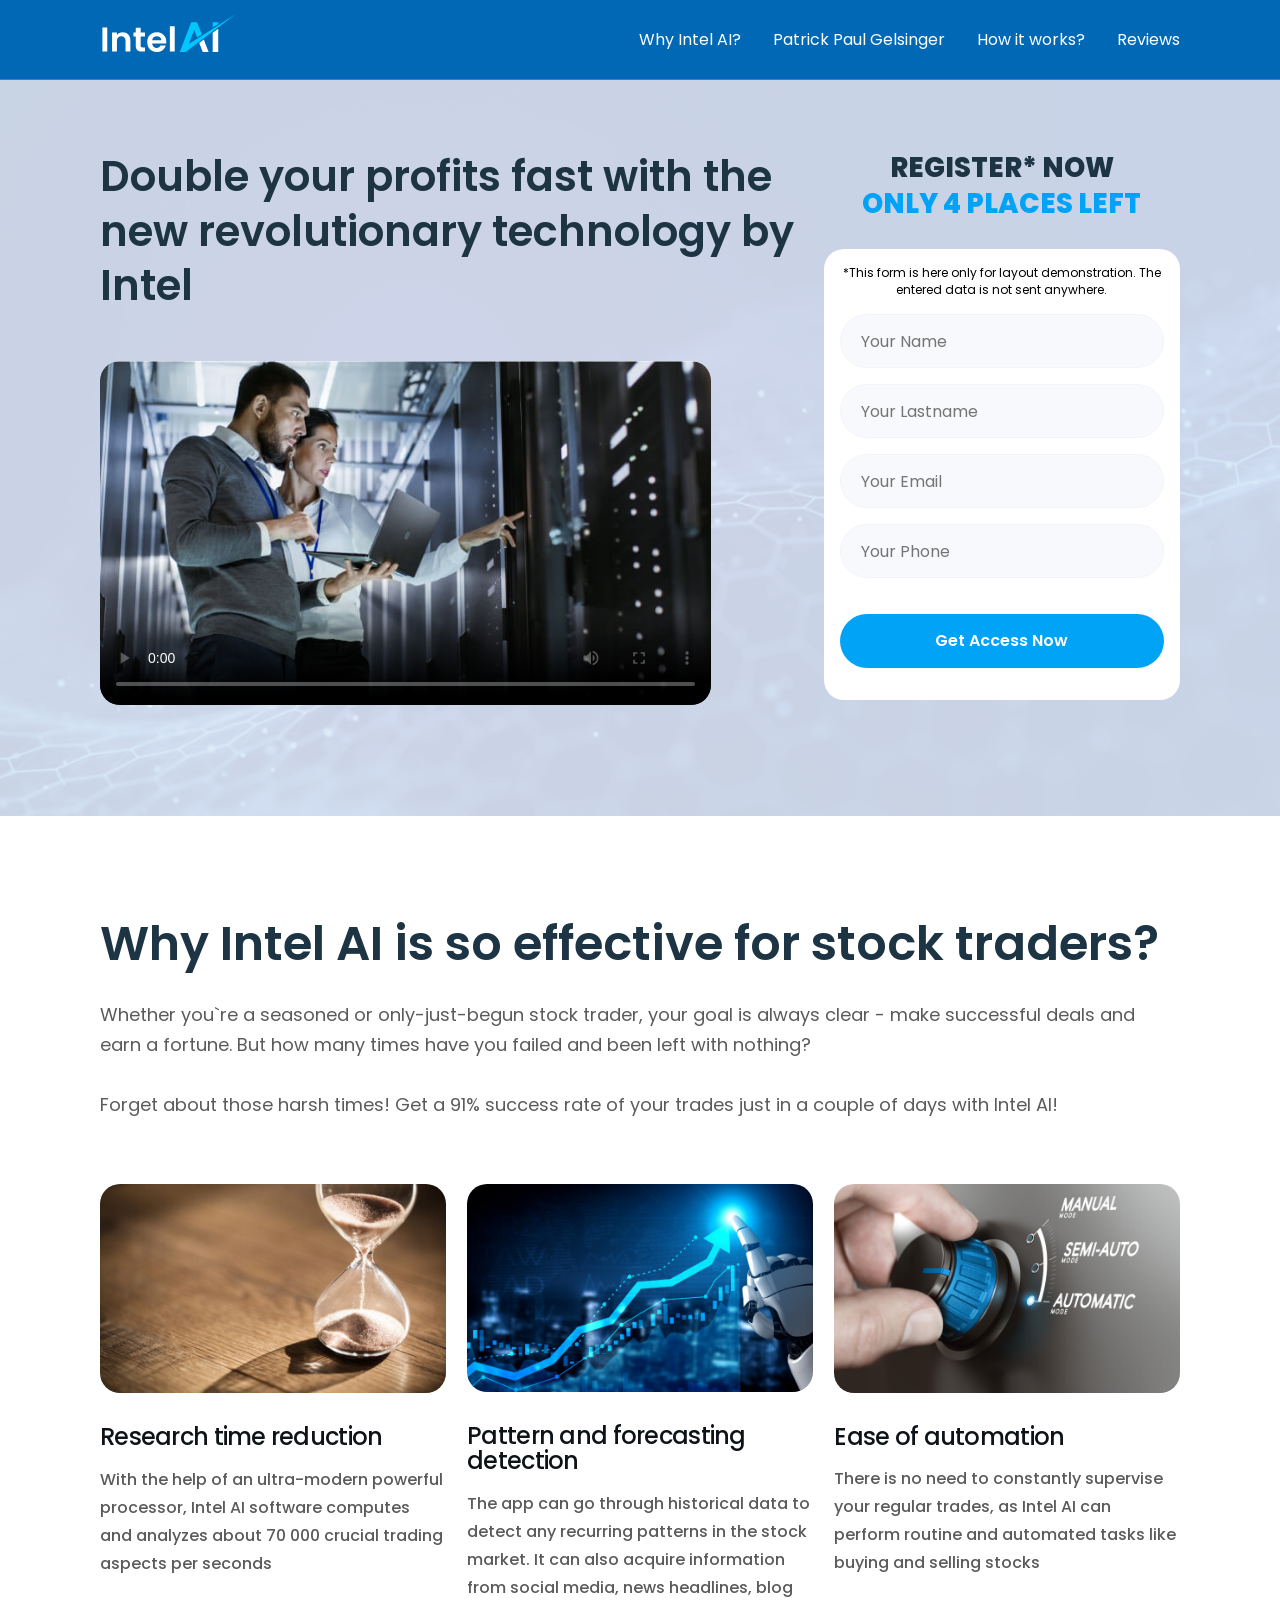
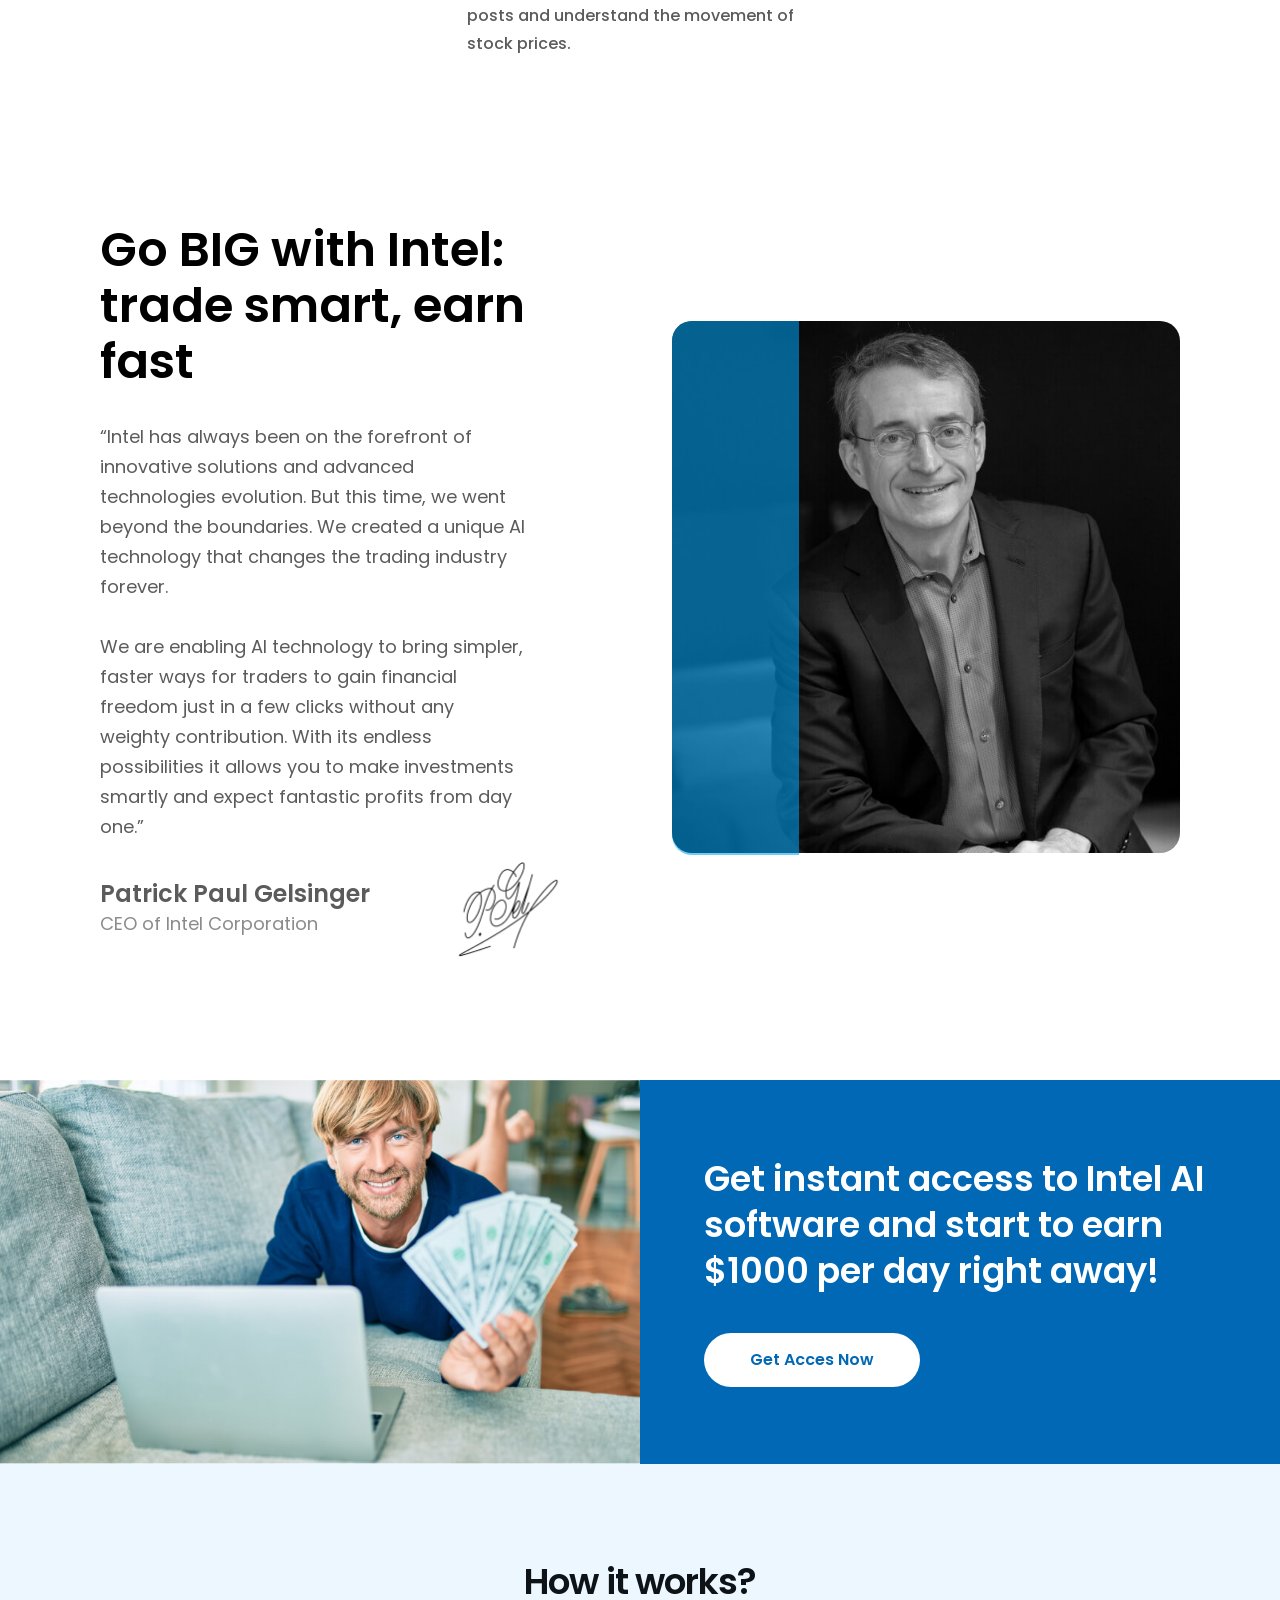
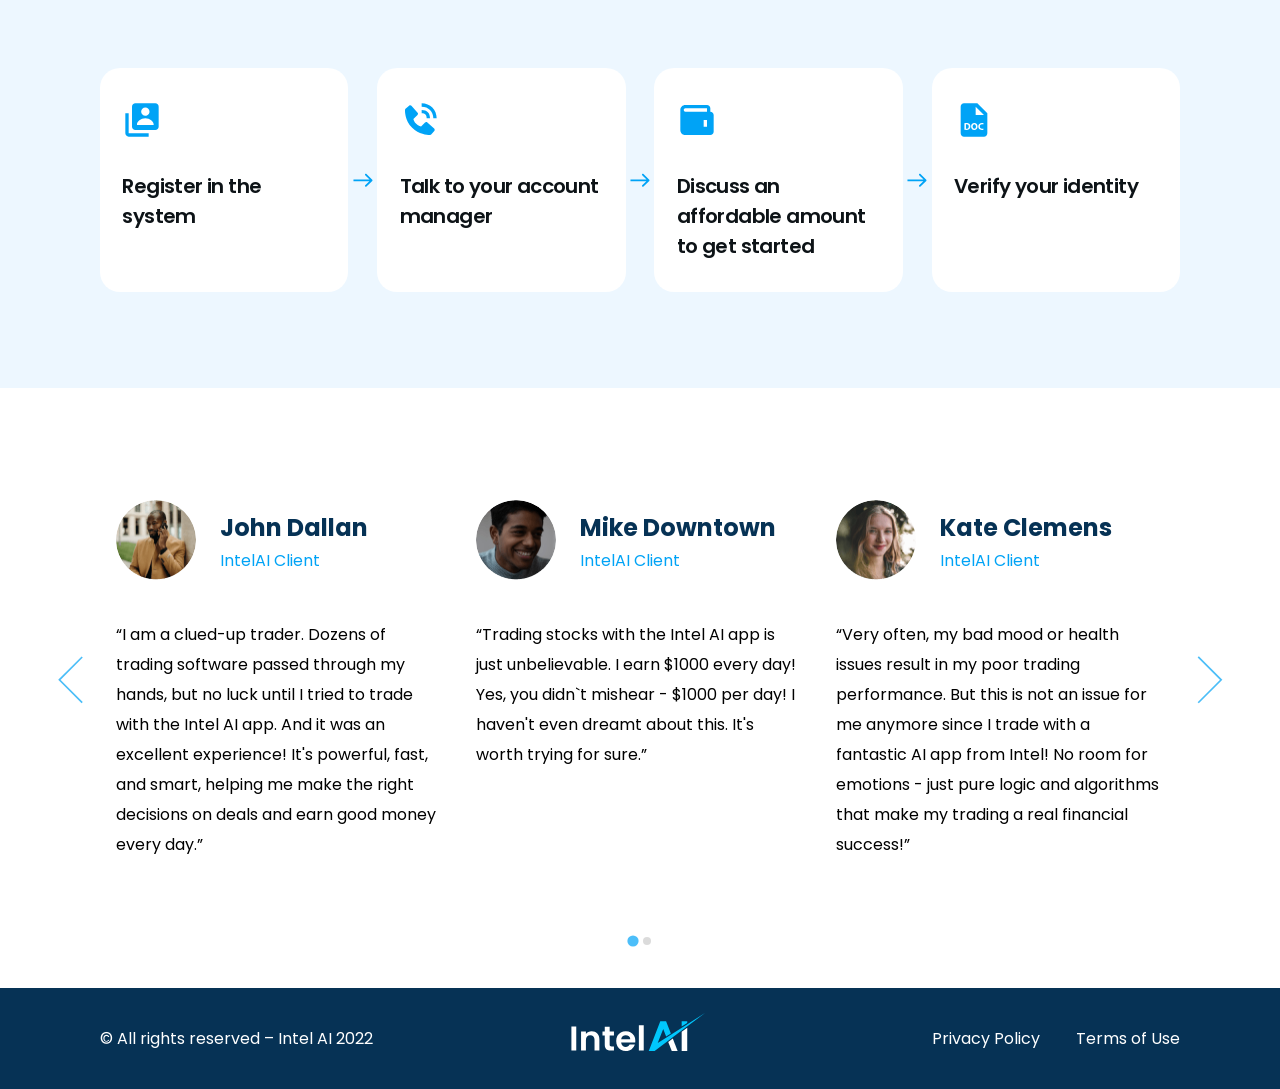
<file: index.html>
<!DOCTYPE html>
<html lang="en">
<head>
    <meta charset="UTF-8">
    <meta http-equiv="X-UA-Compatible" content="IE=edge">
    <meta name="viewport" content="width=device-width, initial-scale=1, viewport-fit=cover" />
    <title>IntelAI</title>
    <link rel="apple-touch-icon" sizes="180x180" href="assets/img/favicon/apple-touch-icon.png">
    <link rel="icon" type="image/png" sizes="32x32" href="assets/img/favicon/favicon-32x32.png">
    <link rel="icon" type="image/png" sizes="16x16" href="assets/img/favicon/favicon-16x16.png">
    <link rel="manifest" href="assets/img/favicon/site.webmanifest">
    <link rel="mask-icon" href="assets/img/favicon/safari-pinned-tab.svg" color="#5bbad5">
    <meta name="msapplication-TileColor" content="#da532c">
    <meta name="theme-color" content="#ffffff">
    <link rel="stylesheet" href="assets/css/main.css">
    <link rel="stylesheet" href="assets/css/splide.min.css">
</head>
<body>
    <div class="main-wrapper">
        <nav class="navigation mobile">
            <img src="assets/img/close.png" alt="close" class="menu-close-img">
            <ul class="navigation__list mobile flex column">
                <li class="navigation__list-item mobile" onclick="scrollToTop(),menuClosing()">
                    <img src="assets/img/logo.svg" alt="logo" class="logo-img"> 
                </li>
                <li class="navigation__list-item mobile" onclick="scrollToAbout(),menuClosing()">
                    <a href="javascript:void(0)">Why Intel AI?</a> 
                </li>
                <li class="navigation__list-item mobile" onclick="scrollToChief(),menuClosing()">
                    <a href="javascript:void(0)">Patrick Paul Gelsinger</a> 
                </li>
                <li class="navigation__list-item mobile" onclick="scrollToSteps(),menuClosing()">
                    <a href="javascript:void(0)">How it works?</a> 
                </li>
                <li class="navigation__list-item mobile" onclick="scrollToReviews(),menuClosing()">
                    <a href="javascript:void(0)">Reviews</a> 
                </li>
            </ul>
        </nav>
        <header class="header">
            <div class="container flex justify-between">
                <img src="assets/img/logo.svg" alt="logo" class="logo-img">
                <nav class="navigation">
                    <ul class="navigation__list flex">
                        <li class="navigation__list-item" onclick="scrollToAbout()">
                            <a href="javascript:void(0)">Why Intel AI?</a> 
                        </li>
                        <li class="navigation__list-item" onclick="scrollToChief()">
                            <a href="javascript:void(0)">Patrick Paul Gelsinger</a> 
                        </li>
                        <li class="navigation__list-item" onclick="scrollToSteps()">
                            <a href="javascript:void(0)">How it works?</a> 
                        </li>
                        <li class="navigation__list-item" onclick="scrollToReviews()">
                            <a href="javascript:void(0)">Reviews</a> 
                        </li>
                    </ul>
                </nav>
                <img src="assets/img/hamburger.png" alt="menu" class="menu-open-img">
            </div>
        </header>
        <section class="section-hero">
            <div class="container">
                <div class="hero-content flex justify-between align-start">
                    <div class="hero-content__video-wrapper">
                        <h1 class="main-heading">
                            Double your profits fast with the new revolutionary technology by Intel 
                        </h1>
                        <div class="video-wrapper video">
                            <video width="100%" controls controlsList="nodownload" poster="assets/video/poster.jpg"></video>
                            <div class="play-btn"></div>
                        </div>
                    </div>
                    <div class="hero-content__form-wrapper form">
                        <h3 class="form-heading">
                            Register* now <br>
                            <span class="text-blue">Only <span id="randomInteger"></span> places left</span>
                        </h3>
                        <form action="thankyou.html" class="form" onsubmit="event.preventDefault(); formSubmission()">
                            <p class="form-disclaimer">
                                *This form is here only for layout demonstration. The entered data is not sent anywhere.
                            </p>
                            <div class="input-wrap">
                                <input type="text" class="form-input name" placeholder="Your Name">
                            </div>
                            <div class="input-wrap">
                                <input type="text" class="form-input lastname" placeholder="Your Lastname">
                            </div>
                            <div class="input-wrap">
                                <input type="text" class="form-input email" placeholder="Your Email">
                            </div>
                            <div class="input-wrap">
                                <input type="text" class="form-input phone" placeholder="Your Phone">
                            </div>
                            <div class="required-fields">
                                Please fill in all the fields
                            </div>
                            <div class="input-wrap">
                                <button class="btn alert-btn">Get Access Now</button>
                            </div>
                        </form>
                    </div>
                </div>
            </div>
        </section>
        <section class="section-about">
            <div class="container">
                <h2 class="section__heading animated">
                    Why Intel AI is so effective for stock traders?
                </h2>
                <p class="section__text animated">
                    Whether you`re a seasoned or only-just-begun stock trader, your goal is always clear - make successful deals and earn a fortune. But how many times have you failed and been left with nothing?
                    <br><br>
                    Forget about those harsh times! Get a 91% success rate of your trades just in a couple of days with Intel AI!
                </p>
                <div class="about-cards-wrapper flex justify-between align-start">
                    <div class="about-card animated">
                        <img src="assets/img/about-01.jpg" alt="about" class="about-card-img">
                        <div class="about-card__content">
                            <h4 class="card-heading">Research time reduction</h4>
                            <p class="card-text">
                                With the help of an ultra-modern powerful processor, Intel AI software computes and analyzes about 70 000 crucial trading aspects per seconds 
                            </p>
                        </div>
                    </div>
                    <div class="about-card animated">
                        <img src="assets/img/about-02.jpg" alt="about" class="about-card-img">
                        <div class="about-card__content">
                            <h4 class="card-heading">Pattern and forecasting detection</h4>
                            <p class="card-text">
                                The app can go through historical data to detect any recurring patterns in the stock market. It can also acquire information from social media, news headlines, blog posts and understand the movement of stock prices. 
                            </p>
                        </div>
                    </div>
                    <div class="about-card animated">
                        <img src="assets/img/about-03.jpg" alt="about" class="about-card-img">
                        <div class="about-card__content">
                            <h4 class="card-heading">Ease of automation</h4>
                            <p class="card-text">
                                There is no need to constantly supervise your regular trades, as Intel AI can perform routine and automated tasks like buying and selling stocks 
                            </p>
                        </div>
                    </div>
                </div>
            </div>
        </section>
        <section class="section-chief">
            <div class="container flex justify-between">
                <div class="section-chief__content">
                    <h2 class="section__heading animated">
                        Go BIG with Intel: trade smart, earn fast 
                    </h2>
                    <p class="section__text animated">
                        “Intel has always been on the forefront of innovative solutions and advanced technologies evolution. But this time, we went beyond the boundaries. We created a unique AI technology that changes the trading industry forever. 
                        <br><br>
                        We are enabling AI technology to bring simpler, faster ways for traders to gain financial freedom just in a few clicks without any weighty contribution. With its endless possibilities it allows you to make investments smartly and expect fantastic profits from day one.”
                    </p>
                    <div class="chief-signature-wrapper flex justify-between">
                        <div class="animated">
                            <h4 class="chief-name">Patrick Paul Gelsinger</h4>
                            <p class="chief-position section__text">
                                CEO of Intel Corporation
                            </p>
                        </div>
                        <img src="assets/img/signature.png" alt="signature" class="chief-signature-img animated">
                    </div>
                </div>
                <div class="section-chief-img-wrapper animated">
                    <img src="assets/img/chief.jpg" alt="chief" class="chief-img">
                    <div class="blinking-lay animated"></div>
                </div>
            </div>
        </section>
        <section class="section-join flex justify-between">
            <div class="section-join__part picture animated"></div>
            <div class="section-join__part flex column justify-center align-start">
                <h2 class="section__heading animated">
                    Get instant access to Intel AI software and start to earn $1000 per day right away!
                </h2>
                <button class="btn" onclick="scrollToForm()">Get acces now</button>
            </div>
        </section>
        <section class="section-steps">
            <div class="container">
                <h2 class="section__heading animated">
                    How it works?
                </h2>
                <div class="steps-cards-wrapper flex justify-between">
                    <div class="steps-card animated">
                        <img src="assets/img/step-01.svg" alt="step" class="steps-card__img">
                        <h4 class="card-heading">Register in the system</h4>
                    </div>
                    <img src="assets/img/arrow-blue.svg" alt="arrow" class="steps__arrow-img">
                    <div class="steps-card animated">
                        <img src="assets/img/step-02.svg" alt="step" class="steps-card__img">
                        <h4 class="card-heading">Talk to your account manager</h4>
                    </div>
                    <img src="assets/img/arrow-blue.svg" alt="arrow" class="steps__arrow-img">
                    <div class="steps-card animated">
                        <img src="assets/img/step-03.svg" alt="step" class="steps-card__img">
                        <h4 class="card-heading">Discuss an affordable amount to get started</h4>
                    </div>
                    <img src="assets/img/arrow-blue.svg" alt="arrow" class="steps__arrow-img">
                    <div class="steps-card animated">
                        <img src="assets/img/step-04.svg" alt="step" class="steps-card__img">
                        <h4 class="card-heading">Verify your identity</h4>
                    </div>
                </div>
            </div>
        </section>
        <section class="section-testimonials">
            <div class="container">
                <div class="testimonials-wrapper splide animated">
                    <div class="splide__track">
                        <ul class="splide__list">
                            <li class="splide__slide testimonial-card">
                                <div class="testimonial-card__header flex">
                                    <img src="assets/img/user-01.png" alt="user" class="testimonial-card__img">
                                    <div class="testimonial-card__user-data">
                                        <h4 class="user-name">John Dallan</h4>
                                        <p class="user-position text-blue">IntelAI Client</p>
                                    </div>
                                </div>
                                <p class="testimonial-card__text">
                                    “I am a clued-up trader. Dozens of trading software passed through my hands, but no luck until I tried to trade with the Intel AI app. And it was an excellent experience! It's powerful, fast, and smart, helping me make the right decisions on deals and earn good money every day.”
                                </p>
                            </li>
                            <li class="splide__slide testimonial-card">
                                <div class="testimonial-card__header flex">
                                    <img src="assets/img/user-02.png" alt="user" class="testimonial-card__img">
                                    <div class="testimonial-card__user-data">
                                        <h4 class="user-name">Mike Downtown</h4>
                                        <p class="user-position text-blue">IntelAI Client</p>
                                    </div>
                                </div>
                                <p class="testimonial-card__text">
                                    “Trading stocks with the Intel AI app is just unbelievable. I earn $1000 every day! Yes, you didn`t mishear - $1000 per day! I haven't even dreamt about this. It's worth trying for sure.”
                                </p>
                            </li>
                            <li class="splide__slide testimonial-card">
                                <div class="testimonial-card__header flex">
                                    <img src="assets/img/user-03.png" alt="user" class="testimonial-card__img">
                                    <div class="testimonial-card__user-data">
                                        <h4 class="user-name">Kate Clemens</h4>
                                        <p class="user-position text-blue">IntelAI Client</p>
                                    </div>
                                </div>
                                <p class="testimonial-card__text">
                                    “Very often, my bad mood or health issues result in my poor trading performance. But this is not an issue for me anymore since I trade with a fantastic AI app from Intel! No room for emotions - just pure logic and algorithms that make my trading a real financial success!”
                                </p>
                            </li>
                            <li class="splide__slide testimonial-card">
                                <div class="testimonial-card__header flex">
                                    <img src="assets/img/user-04.jpg" alt="user" class="testimonial-card__img">
                                    <div class="testimonial-card__user-data">
                                        <h4 class="user-name">Robert Lieberman</h4>
                                        <p class="user-position text-blue">IntelAI Client</p>
                                    </div>
                                </div>
                                <p class="testimonial-card__text">
                                “I am facing thousands of stocks to pick every day, and it's a very daunting task. With Intel AI app help, I can scan thousands of stocks very fast and in real time, make the right decisions, and earn extra money daily!”
                                </p>
                            </li>
                            <li class="splide__slide testimonial-card">
                                <div class="testimonial-card__header flex">
                                    <img src="assets/img/user-05.jpg" alt="user" class="testimonial-card__img">
                                    <div class="testimonial-card__user-data">
                                        <h4 class="user-name">Dave Fisher</h4>
                                        <p class="user-position text-blue">IntelAI Client</p>
                                    </div>
                                </div>
                                <p class="testimonial-card__text">
                                “My friend recommended me an Intel AI software saying that it's the coolest app from any other existing ones at the moment. Right, how many times have I heard this? Many! But I decided to try, and I was completely in shock! It helps me to earn so fast that I managed to buy an expensive car in a very short time.”
                                </p>
                            </li>
                        </ul>
                    </div>
                </div>
            </div>
        </section>
        <footer class="footer">
            <div class="container flex justify-between">
                <p class="footer-copyright animated">
                    © All rights reserved – Intel AI <span id="currentYear">2022</span>
                </p>
                <img src="assets/img/logo.svg" alt="logo" class="logo-img animated" onclick="scrollToTop()">
                <div class="footer-links animated">
                    <a href="javascript:void(0)" data-name="policy" class="alterlink footer-link">Privacy Policy</a>
                    <a href="javascript:void(0)" data-name="terms" class="alterlink footer-link">Terms of Use</a>
                </div>
            </div>
        </footer>
    </div>
    <script src="assets/js/splide.min.js" defer></script>
    <script src="assets/js/main.js" defer></script>
</body>
</html>
</file>
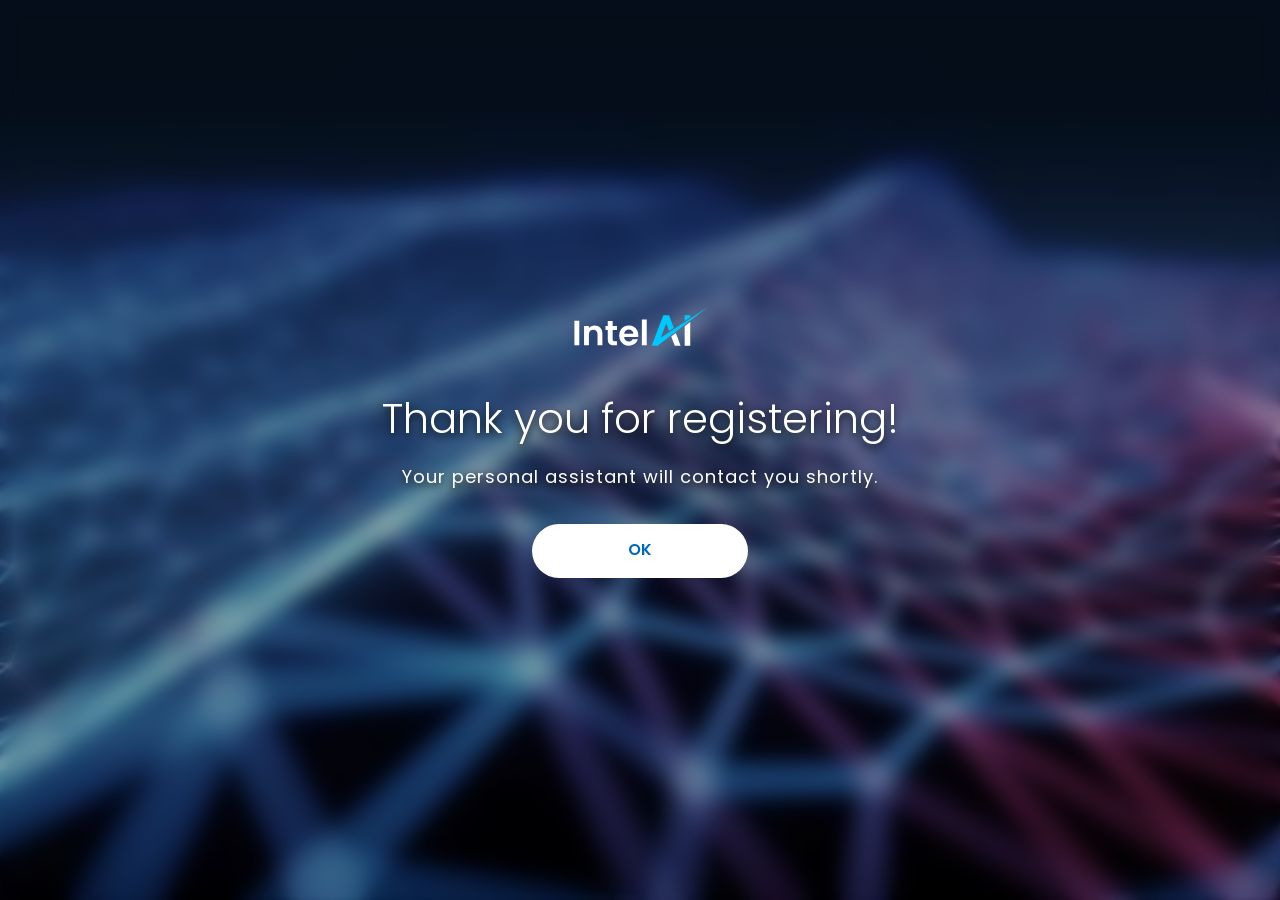
<file: thankyou.html>
<!DOCTYPE html>
<html lang="en">
<head>
    <meta charset="UTF-8">
    <meta http-equiv="X-UA-Compatible" content="IE=edge">
    <meta name="viewport" content="width=device-width, initial-scale=1.0">
    <title>Congratulations!</title>
    <link rel="apple-touch-icon" sizes="180x180" href="assets/img/favicon/apple-touch-icon.png">
    <link rel="icon" type="image/png" sizes="32x32" href="assets/img/favicon/favicon-32x32.png">
    <link rel="icon" type="image/png" sizes="16x16" href="assets/img/favicon/favicon-16x16.png">
    <link rel="manifest" href="assets/img/favicon/site.webmanifest">
    <link rel="mask-icon" href="assets/img/favicon/safari-pinned-tab.svg" color="#5bbad5">
    <meta name="msapplication-TileColor" content="#da532c">
    <meta name="theme-color" content="#ffffff">
    <link rel="stylesheet" href="assets/css/main.css">
</head>
<body>
    <div class="main-wrapper thankyou">
        <section class="section-thankyou">
            <div class="container flex justify-center column">
                <img src="assets/img/logo.svg" alt="logo" class="logo-img">
                <h1 class="main-heading">
                    Thank you for registering!
                </h1>
                <p class="section__text">
                    Your personal assistant will contact you shortly.
                </p>
                <button class="btn" onclick="window.location = 'index.html'" style="margin-top:2rem">OK</button>
            </div>
        </section>
    </div>
</body>
</html>
</file>
<file: assets/css/main.css>
@import url('https://fonts.googleapis.com/css2?family=Poppins:wght@300;400;500;600;800&display=swap');
* {
    margin: 0;
    padding: 0;
    box-sizing: border-box;
}
/*==== VARIABLES ====*/
:root {
    --main-blue: #0068B5;
    --hero-bg-color: #DCEAF5;
    --heading-color: #1D3444;
    --card-heading-color: #0D1317;
    --blue: #00A3F6;
    --white: #FFFFFF;
    --text-color: #5B5B5B;
    --card-text-color: #5B5B5B;
    --steps-bg-color: #EDF7FF;
    --footer-bg-color: #063255;
    --alert-color: rgb(231, 80, 54);
    --border-radius: 20px;
    --font-primary: 'Poppins', sans-serif;
}
/*==== PRE-STYLES ====*/
body {
    width: 100%;
    min-height: 100vh;
    overflow-x: hidden !important;
    background-color: var(--white);
    font-family: var(--font-primary);
    font-size: 1rem;
}
body.blocked {
    overflow: hidden !important;
}
.blurred {
    -webkit-filter: blur(6px);
            filter: blur(6px);
}
a {
    text-decoration: none;
    color: inherit !important;
}
li {
    list-style: none;
}
.flex {
    display: flex;
    align-items: center;
}
.align-start {
    align-items: flex-start !important;
}
.justify-center {
    justify-content: center;
}
.justify-between {
    justify-content: space-between;
}
.column {
    flex-direction: column;
}
.container {
    width: 90%;
    max-width: 1280px;
    margin: 0 auto;
}
.section__heading {
    font-weight: 600;
    font-size: 3rem;
    line-height: 3.5rem;
}
.section__text {
    font-weight: 400;
    font-size: 1.125rem;
    line-height: 1.875rem;
    color: var(--text-color);
}
.card-heading {
    font-weight: 500;
    font-size: 1.5rem;
    line-height: 106.5%;
    letter-spacing: -0.03em;
    color: var(--card-heading-color);
    margin: 1.5rem 0 1rem 0;
}
.card-text {
    font-weight: 500;
    font-size: 1rem;
    line-height: 1.75rem;
    color: var(--card-text-color);
}
.btn {
    background-color: var(--white);
    height: 3.375rem;
    width: 13.5rem;
    font-family: var(--font-primary);
    font-weight: 600;
    font-size: 1rem;
    line-height: 106.5%;
    text-transform: capitalize;
    color: var(--main-blue);
    border-radius: 31px;
    border: none;
    cursor: pointer;
    transition: .2s;
}
.btn:hover {
    opacity: .9;
    box-shadow: 0px 4px 10px rgba(0, 0, 0, 0.35);
}
.btn:active {
    opacity: .5;
}
.text-blue {
    color: var(--blue);
}

/*ANIMATIONS*/
.animated {
    opacity: 0;
    transition: .8s;
}
.fade-in {
    opacity: 1;
}
@-webkit-keyframes blinking {
    0% {
        width: 25%;
    } 50% {
        width: 100%;
    } 100% {
        width: 25%;
    }
}
@keyframes blinking {
    0% {
        width: 25%;
    } 50% {
        width: 100%;
    } 100% {
        width: 25%;
    }
}

/*==== CUSTOM-STYLES ====*/
.main-wrapper {
    width: 100%;
    height: auto;
    min-height: 100vh;
}
/*==== HEADER ====*/
.header {
    background-color: var(--main-blue);
    padding: .8rem 0;
    color: #fff;
    border-bottom: 1px solid #3F77EC;
}
.logo-img {
    width: 8.5rem;
    height: auto;
}
.navigation__list-item {
    margin-left: 2rem;
    transition: .2s;
}
.navigation__list-item:hover {
    text-shadow: 0 3px 6px #111;
}
.menu-open-img,
.navigation.mobile {
    display: none;
}
/*==== SECTION-HERO ====*/
.section-hero {
    background: url('../img/hero-bg.png') no-repeat center / cover;
    background-attachment: fixed;
    padding: 4.4rem 0 6.5rem 0;
    position: relative;
    transition: .2s;
}
.section-hero::after {
    content: '';
    position: absolute;
    z-index: 2;
    top: 0;
    left: 0;
    right: 0;
    bottom: 0;
    background-color: rgba(220,234,245,.9);
}
.section-hero .container {
    position: relative;
    z-index: 3;
}
.hero-content__video-wrapper {
    width: 65%;
}
.main-heading {
    font-weight: 600;
    font-size: 2.6rem;
    line-height: 130%;
    color: var(--heading-color);
}
.video-wrapper {
    width: 87%;
    margin: 3rem 0 0 0;
}
.video video {
    border-radius: var(--border-radius);
    max-height: 100%;
}
.video .play-btn::before {
    width: 7.5rem;
    height: 7.5rem;
    background-color: var(--blue);
    border-radius: 50%;
    background-position: center;
}

/*==== FORM ====*/
.hero-content__form-wrapper {
    width: 30%;
}
.form-heading {
    font-weight: 800;
    font-size: 1.7rem;
    line-height: 2.2rem;
    text-align: center;
    text-transform: uppercase;
    color: var(--heading-color);
    margin: 0 0 1.75rem 0;
}
.hero-content__form-wrapper form {
    width: 100%;
    padding: 1.875rem;
    background-color: var(--white);
    border-radius: var(--border-radius);
}
.form-disclaimer {
    font-size: 12px;
    line-height: 1.4;
    text-align: center;
}
.form .input-wrap {
    margin: 1.25rem 0;
}
.form .input-wrap input {
    width: 100%;
    height: 3.375rem;
    background-color: rgba(210, 218, 237, 0.17);
    border: 1px solid rgba(210, 218, 237, 0.17);
    border-radius: 27px;
    padding-left: 20px;
    font-size: 1rem;
    font-family: var(--font-primary);
}
.form .input-wrap input:focus {
    border: 1px solid var(--blue);
}
.form .input-wrap input.valid {
    border: 1px solid rgb(74, 214, 74);
}
.required-fields {
    border-radius: 6px;
    border: 2px solid var(--alert-color);
    color: var(--alert-color);
    background-color: #ebc2ab;
    font-size: 1rem;
    font-weight: 600;
    letter-spacing: 1px;
    text-align: center;
    transform: scale(0);
    height: 0;
    transition: .3s;
}
.required-fields.visible {
    padding: 1rem;
    margin: 8px 0;
    transform: scale(1);
    height: auto;
}
.form .input-wrap button {
    width: 100%;
    height: 3.375rem;
    background-color: var(--blue);
    border-radius: 27px;
    font-weight: 600;
    font-size: 1rem;
    color: var(--white);
    font-family: var(--font-primary) !important;
    border: none;
    transition: .2s;
}
.form .input-wrap button:hover {
    opacity: .9;
}
.form .input-wrap button:active {
    opacity: .5;
}

/*==== SECTION-ABOUT ====*/
.section-about {
    padding: 6.25rem 0 6.25rem 0;
    background-color: var(--white);
}
.section-about .section__heading {
    color: var(--heading-color);
    margin-bottom: 1.7rem; 
}
.about-cards-wrapper {
    margin: 4rem 0;
}
.about-card {
    width: 32%;
    max-width: 24.9rem;
}
.about-card-img {
    width: 100%;
    height: auto;
    border-radius: var(--border-radius);
}

/*==== SECTION CHIEF ====*/
.section-chief {
    background-color: var(--white);
    padding: 0 0 7.5rem 0;
}
.section-chief__content {
    width: 47%;
    max-width: 37rem;
}
.section-chief__content .section__heading {
    margin-bottom: 2rem;
}
.chief-signature-wrapper {
    margin: 1rem 0 0 0;
}
.section-chief__content .section__text {
    padding-right: 5rem;
}
.chief-name {
    font-weight: 600;
    font-size: 1.5rem;
    line-height: 1.875rem;
    color: var(--text-color);
}
.chief-position {
    opacity: .7;
}
.chief-signature-img {
    max-width: 12.4rem;
    height: auto; 
}
.section-chief-img-wrapper {
    position: relative;
}
.blinking-lay {
    position: absolute;
    background-color: #00A3F690;
    border-radius: var(--border-radius) 0 0 var(--border-radius);
    top: 0;
    left: 0;
    width: 25%;
    height: 99%;
    z-index: 3;
}
.blinking-lay.fade-in {
    -webkit-animation-name: blinking;
            animation-name: blinking;
    -webkit-animation-duration: .8s;
            animation-duration: .8s;
    -webkit-animation-delay: 1s;
            animation-delay: 1s;
}
.section-chief-img-wrapper {
    width: 47%;
}
.chief-img {
    width: 100%;
    height: auto;
    border-radius: var(--border-radius);
}

/*==== SECTION JOIN ====*/
.section-join {
    padding: 0;
    background-color: var(--main-blue);
}
.section-join__part {
    width: 50%;
    height: 30rem;
    padding: 0 7.8rem;
}
.section-join__part.picture {
    background: url('../img/join-img.jpg') no-repeat top / cover;
}
.section-join__part .section__heading {
    color: var(--white);
    max-width: 33rem;
    margin-bottom: 2.5rem;
}

/*==== SECTION-STEPS ====*/
.section-steps {
    background-color: #EDF7FF;
    padding: 6rem 0;
}
.section-steps .section__heading {
    font-size: 2.25rem;
    line-height: 2.75rem;
    letter-spacing: -0.03em;
    color: var(--card-heading-color);
    text-align: center;
}
.section-steps .text-part .section__text {
    width: 49%;
    color: var(--heading-color);
}
.steps-cards-wrapper {
    margin-top: 4rem;
}
.steps-card {
    width: 23%;
    height: 14rem;
    background-color: var(--white);
    border-radius: var(--border-radius);
    padding: 3rem 2.4rem;
    transition: .2s;
}
.steps-card:hover {
    box-shadow: 0px 0px 10px rgba(0, 0, 0, 0.3);
}
.steps-card .card-heading {
    font-size: 1.25rem;
    line-height: 150%;
    font-weight: 600;
    letter-spacing: -0.03em;
}
.steps__arrow-img {
    max-width: 1.25rem;
    height: auto;
}

/*==== SECTION-TESTIMONIALS ====*/
.section-testimonials {
    background-color: var(--white);
    padding: 7rem 0 8rem 0;
}  
.testimonial-card {
    padding: 0 1rem;
}
.testimonial-card__header {
    margin-bottom: 2.5rem;
}
.testimonial-card__img {
    width: 5rem;
    height: 5rem;
    border-radius: 50%;
    margin-right: 1.5rem;
}
.user-name {
    font-size: 1.5rem;
    line-height: 171%;
    color: #063255;
}
.testimonial-card__text {
    line-height: 1.875rem;
}
.testimonials-wrapper .splide__arrow--prev,
.testimonials-wrapper .splide__arrow--next {
    width: 3rem;
    height: 3rem;
}
.testimonials-wrapper .splide__arrow--prev {
    left: -10%;
}
.testimonials-wrapper .splide__arrow--prev::after {
    content: '';
    position: absolute;
    width: 3rem;
    height: 3rem;
    top: 0;
    left: 0;
    right: 0;
    bottom: 0;
    background: url(../img/carousel-arrow-left.svg) no-repeat center / contain;
    background-color: var(--white);
    z-index: 5;
}
.testimonials-wrapper .splide__arrow--next::after {
    content: '';
    position: absolute;
    width: 3rem;
    height: 3rem;
    top: 0;
    left: 0;
    right: 0;
    bottom: 0;
    background: url(../img/carousel-arrow-right.svg) no-repeat center / contain;
    background-color: var(--white);
    z-index: 5;
}
.testimonials-wrapper .splide__arrow--next {
    right: -10%;
}
.testimonials-wrapper .splide__pagination {
    top: 120%;
}
.testimonials-wrapper .splide__pagination__page.is-active {
    background-color: var(--blue);
}

/*==== FOOTER ====*/
.footer {
    background-color: var(--footer-bg-color);
    padding: 1.5rem 0;
    color: var(--white);
}
.footer-link {
    margin-left: 2rem;
    transition: .2s;
}
.footer-link:hover {
    text-shadow: 0 3px 8px #111
}

/*==== THANKYOU PAGE ====*/
.main-wrapper.thankyou {
    position: relative;
}
.section-thankyou {
    width: 100%;
    min-height: 100vh;
    background: url(../img/intel-bg.jpg) no-repeat center / cover;
}
.section-thankyou .container {
    width: 100%;
    max-width: 100%;
    height: 100vh;
    text-align: center;
    background-color: rgba(0,0,0,.3);
    padding: 1rem 1rem 2rem 1rem;
    -webkit-backdrop-filter: blur(10px);
            backdrop-filter: blur(10px);
}
.section-thankyou .main-heading {
    color: var(--white);
    font-weight: 300;
    margin: 2rem 0 1rem 0;
    text-shadow: 0 3px 8px #111;
}
.section-thankyou .section__text {
    color: var(--white);
    letter-spacing: 1px;
    text-shadow: 0 3px 8px #111;
}

/*==== MEDIA QUERIES ====*/
@media (max-width: 1600px) {
    .container {
        max-width: 1080px;
    }
    .hero-content__form-wrapper {
        width: 33%;
    }
    .hero-content__form-wrapper form {
        padding: 1rem;
    }
    .form .input-wrap {
        margin: 1rem 0;
    }
    .section-join__part {
        height: 24rem;
        padding: 0 4rem;
    }
    .section-join__part .section__heading {
        font-size: 2.2rem;
        line-height: 130%;
    }
    .steps-card {
        padding: 2rem 1.4rem;
    }
    .testimonials-wrapper .splide__arrow--prev {
        left: -5%;
    }
    .testimonials-wrapper .splide__arrow--next {
        right: -5%;
    }
}
@media (max-width: 1000px) {
    .section__heading {
        font-size: 2.5rem;
        line-height: 3rem;
    }
    .section-hero,
    .section-about,
    .section-steps {
        padding: 4rem 0;
    }
    .main-heading {
        font-size: 2.2rem;
    }
    .card-heading {
        margin: 1rem 0 .5rem 0;
    }
    .video .play-btn::before {
        width: 5rem;
        height: 5rem;
    }
    .hero-content__form-wrapper {
        width: 36%;
    }
    .hero-content__form-wrapper form {
        padding: .3rem 1rem;
    }
    .section-chief {
        padding: 0 0 4rem 0;
    }
    .section-chief__content .section__text {
        padding-right: 0;
    }
    .chief-signature-img {
        max-width: 7rem;
    }
    .section-join__part {
        height: 20rem;
        padding: 0 3rem;
    }
    .section-join__part .section__heading {
        color: var(--white);
        font-size: 2rem;
        margin-bottom: 1rem;
    }
    .steps-card {
        padding: 1rem 1.4rem;
    }
    .section-testimonials {
        padding: 4rem 0 6rem 0;
    }
    .testimonials-wrapper .splide__pagination {
        top: 110%;
    }
    .testimonials-wrapper .splide__arrow--prev, 
    .testimonials-wrapper .splide__arrow--next {
        width: 2rem;
        height: 2rem;
    }
    .testimonials-wrapper .splide__arrow--prev::after, 
    .testimonials-wrapper .splide__arrow--next::after {
        width: 2rem;
        height: 2rem;
    }
    .testimonial-card__header {
        margin-bottom: 1rem;
        flex-direction: column;
        text-align: center;
    }
    .testimonial-card__img {
        width: 4rem;
        height: 4rem;
        margin-right: 0;
    }
    .user-name {
        font-size: 1.2rem;
    }
    .user-position {
        font-size: 0.9rem;
    }
    .testimonial-card__text {
        line-height: 1.4rem;
        font-size: 0.9rem;
        text-align: center;
    }
}

@media (max-width: 800px) {
    .logo-img {
        width: 5rem;
    }
    .navigation__list-item {
        font-size: 0.9rem;
        margin-left: 1.5rem;
    }
    .hero-content__video-wrapper {
        width: 55%;
    }
    .main-heading {
        line-height: 120%;
    }
    .video-wrapper {
        width: 100%;
        margin: 2rem 0 0 0;
    }
    .hero-content__form-wrapper {
        width: 42%;
    }
    .form-heading {
        font-size: 1.4rem;
        line-height: 120%;
        margin: 0 0 1rem 0;
    }
    .form .input-wrap {
        margin: .8rem 0;
    }
    .section__heading {
        font-size: 2rem;
        line-height: 120%;
    }
    .section-steps .text-part {
        flex-direction: column;
        align-items: center !important;
    }
    .section-steps .section__heading {
        width: 100%;
        max-width: 36rem;
        font-size: 2rem;
        line-height: 120%;
        text-align: center;
        margin-bottom: 1rem;
    }
    .section-steps .text-part .section__text {
        width: 100%;
        max-width: 36rem;
        text-align: center;
    }
    .steps-card {
        padding: 1rem .8rem;
    }
    .section-chief .container {
        flex-direction: column;
    }
    .section-chief__content {
        width: 100%;
        margin-bottom: 2.5rem;
    }
    .section-join__part {
        height: 14rem;
        padding: 0 2rem;
    }
    .section-join__part .section__heading {
        color: var(--white);
        font-size: 1.6rem;
        line-height: 120%;
        margin-bottom: 1rem;
    }
    .testimonials-wrapper .splide__arrow--prev {
        left: -4%;
    }
    .testimonials-wrapper .splide__arrow--next {
        right: -4%;
    }
    .footer {
        font-size: 0.9rem;
    }
    .footer-link {
        margin-left: 1rem;
    }
}

@media (max-width: 680px) {
    .card-heading {
        margin: .8rem 0 0.5rem 0;
    }
    .navigation {
        display: none;
    }
    .menu-open-img {
        display: block;
        width: 2rem;
        height: auto;
    }
    .navigation.mobile {
        display: block;
        position: fixed;
        z-index: 33;
        width: 100%;
        min-height: 100vh;
        top: 0;
        right: -100%;
        background-color: var(--footer-bg-color);
        transition: .4s;
    }
    .menu-close-img {
        width: 1.6rem;
        height: 1.6rem;
        position: absolute;
        top: 1rem;
        right: 1rem;
    }
    .navigation__list.mobile {
        padding: 4rem 0 2rem 0;
    }
    .navigation__list-item.mobile {
        font-size: 1.5rem;
        color: var(--white);
        opacity: .8;
        margin: .5rem 0;
    }
    .section-hero, 
    .section-about, 
    .section-steps {
        padding: 2.5rem 0;
    }
    .hero-content,
    .about-cards-wrapper,
    .section-join,
    .steps-cards-wrapper {
        flex-direction: column;
    }
    .hero-content__video-wrapper {
        width: 100%;
        margin-bottom: 1.5rem;
    }
    .main-heading {
        font-size: 2rem;
        text-align: center;
    }
    .video-wrapper {
        margin: 1.5rem 0 0 0;
    }
    .hero-content__form-wrapper {
        width: 100%;
    }
    .section__heading {
        font-size: 1.6rem;
        text-align: center;
    }
    .about-cards-wrapper {
        margin: 2.5rem 0 0 0;
    }
    .about-card {
        width: 100%;
        margin: 0 auto 2rem auto;
    }
    .section-chief__content .section__heading {
        margin-bottom: 1.4rem;
    }
    .chief-name {
        font-size: 1.1rem;
        line-height: 120%;
    }
    .chief-position {
        font-size: .9rem;
    }
    .section-chief-img-wrapper {
        width: 80%;
    }
    .blinking-lay {
        height: 97.5%;
    }
    .section-join__part {
        width: 100%;
        height: 12rem;
        padding: 1rem 2rem;
    }
    .section-join__part .section__heading {
        font-size: 1.2rem;
    }
    .section-join__part .btn {
        margin: 0 auto;
    }
    .section-steps .section__heading {
        font-size: 1.6rem;
    }
    .steps-cards-wrapper {
        margin-top: 2rem;
    }
    .steps-card {
        width: 80%;
        height: 12rem;
        margin: 0.5rem 0;
        padding: 1.5rem 2rem;
        display: flex;
        flex-direction: column;
        justify-content: center;
        align-items: center;
        text-align: center;
    }
    .steps__arrow-img {
        transform: rotateZ(90deg);
        margin: 0.5rem 0;
    }
    .testimonial-card__img {
        width: 6rem;
        height: 6rem;
    }
    .footer .container {
        flex-direction: column;
    }
}
</file>
